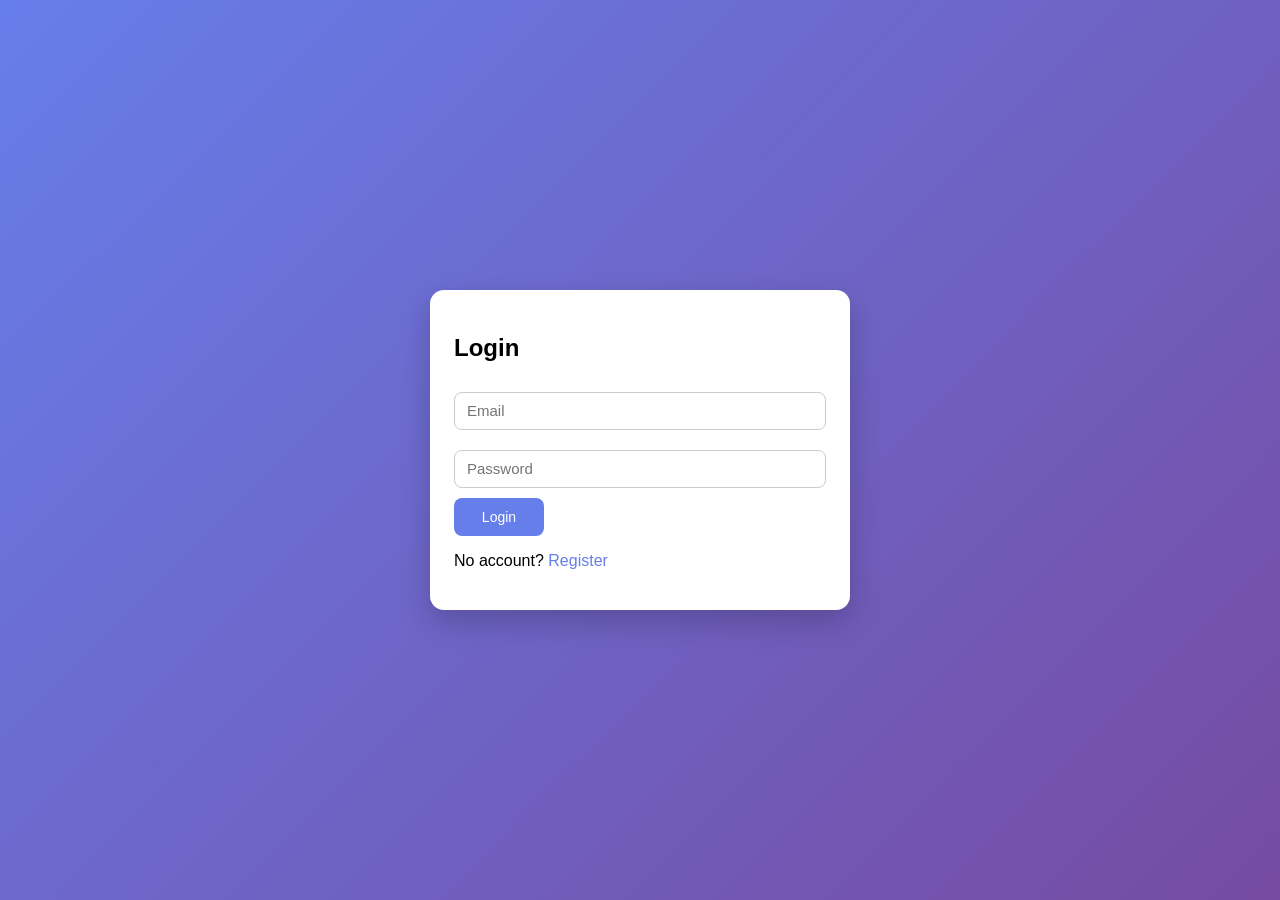
<file: index.html>
<!DOCTYPE html>
<html>
<head>
  <title>Login</title>
  <link rel="stylesheet" href="/static/style.css">
</head>
<body>

<div class="card">
  <h2>Login</h2>

  <input id="email" type="email" placeholder="Email">
  <input id="password" type="password" placeholder="Password">

  <button onclick="login()">Login</button>

  <p>
    No account?
    <a href="/static/register.html">Register</a>
  </p>

  <p id="authMessage"></p>
</div>

<script src="/static/app.js"></script>
</body>
</html>
</file>
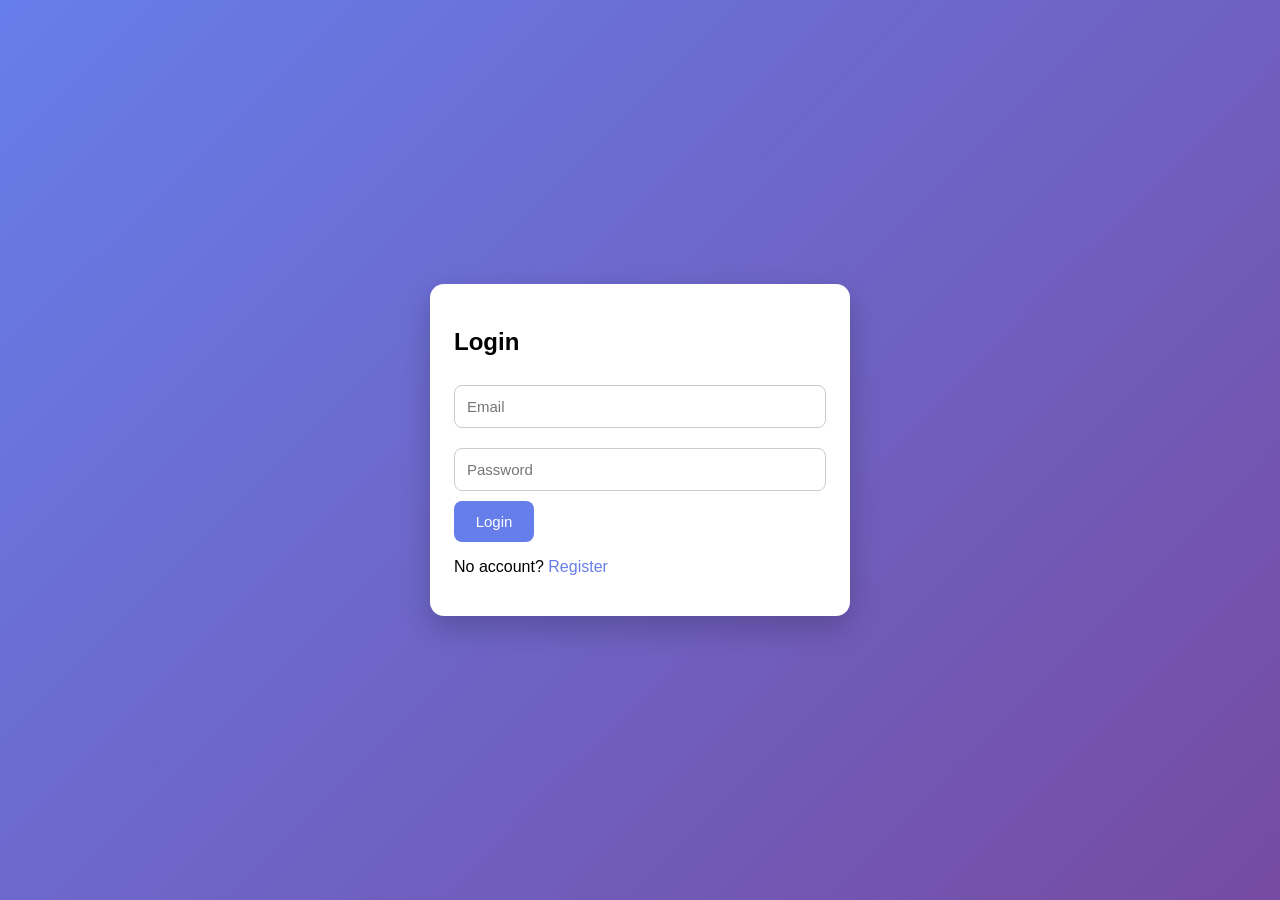
<file: frontend/index.html>
<!DOCTYPE html>
<html>
<head>
  <title>Login</title>
  <link rel="stylesheet" href="style.css">
</head>
<body>

<div class="card">
  <h2>Login</h2>

  <input id="email" type="email" placeholder="Email">
  <input id="password" type="password" placeholder="Password">

  <button onclick="login()">Login</button>

  <p>
    No account?
    <a href="register.html">Register</a>
  </p>

  <p id="authMessage"></p>
</div>

<script src="app.js"></script>
</body>
</html>
</file>
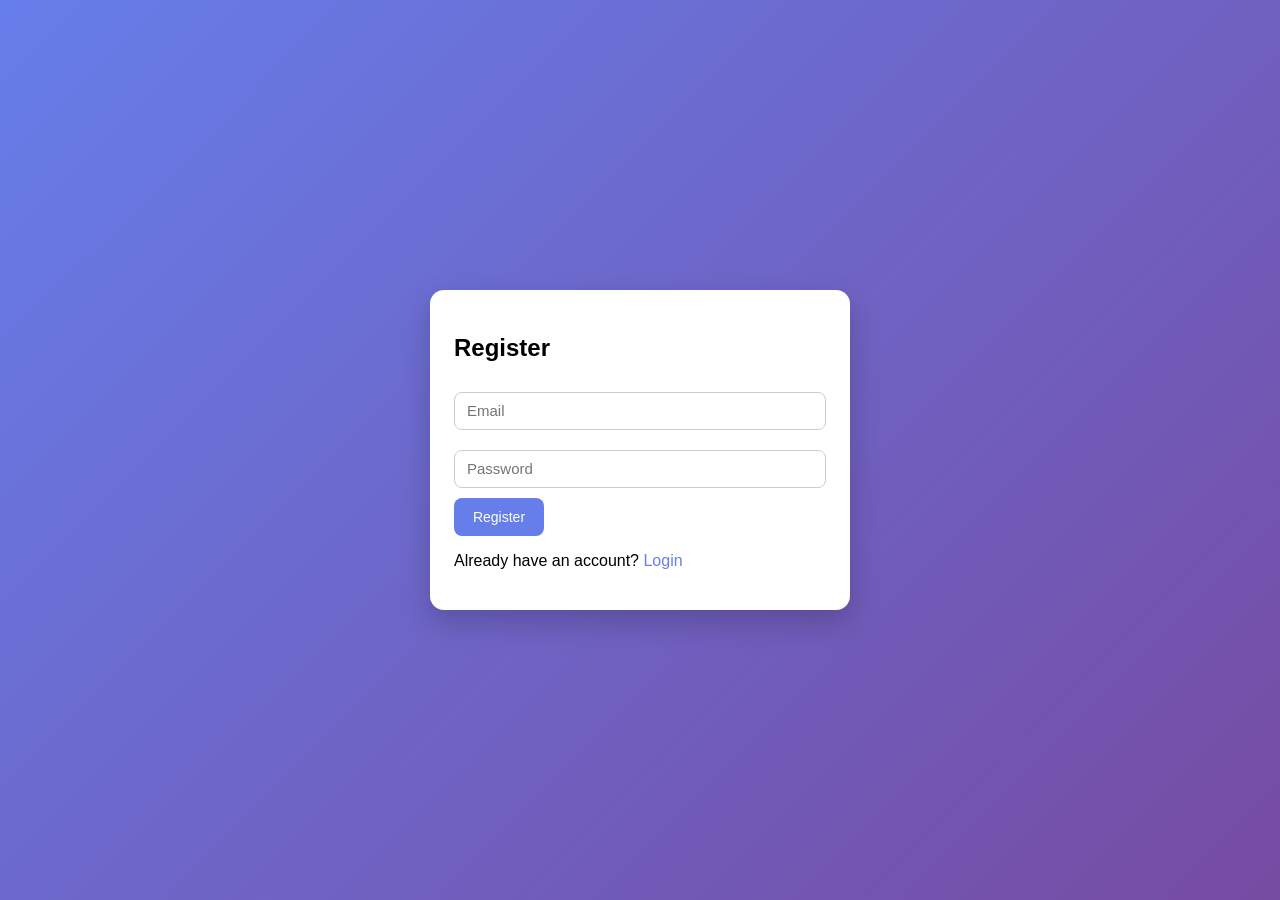
<file: frontend/register.html>
<!DOCTYPE html>
<html>
<head>
  <title>Register</title>
  <link rel="stylesheet" href="/static/style.css">
</head>
<body>

<div class="card">
  <h2>Register</h2>

  <input id="email" type="email" placeholder="Email">
  <input id="password" type="password" placeholder="Password">

  <button onclick="register()">Register</button>

  <p>
    Already have an account?
    <a href="/">Login</a>
  </p>

  <p id="authMessage"></p>
</div>

<script src="/static/app.js"></script>
</body>
</html>
</file>
<file: static/style.css>
* {
  box-sizing: border-box;
  font-family: Arial, sans-serif;
}

body {
  margin: 0;
  min-height: 100vh;
  background: linear-gradient(135deg, #667eea, #764ba2);
  display: flex;
  align-items: center;
  justify-content: center;
}

/* CARD */
.card {
  background: white;
  width: 420px;
  max-width: 90%;
  padding: 24px;
  border-radius: 14px;
  box-shadow: 0 12px 30px rgba(0,0,0,0.2);
}

/* INPUTS */
input {
  width: 100%;
  padding: 12px;
  margin: 10px 0;
  border-radius: 8px;
  border: 1px solid #ccc;
  font-size: 15px;
  height: 38px;
}

/* BUTTONS */
button {
  padding: 6px 18px;        /* ↓ height, ↑ width */
  border: none;
  border-radius: 8px;
  background: #667eea;
  color: white;
  font-size: 14px;
  cursor: pointer;
  min-width: 90px;          /* makes buttons broader */
  height: 38px;             /* controls height precisely */
  transition: all 0.3s ease;
}


button:hover {
  background: #5568d9;
  transform: translateY(-2px);
  box-shadow: 0 4px 12px rgba(102, 126, 234, 0.4);
}

/* DELETE BUTTON */
.delete-btn {
  background: #dc3545;
  padding: 8px 12px;
  font-size: 12px;
  margin-left: auto;
  flex-shrink: 0;
  border-radius: 8px;
}

.delete-btn:hover {
  background: #c82333;
}

/* SEND BUTTON */

button[onclick="sendMessage()"] {
  min-width: 70px;
  height: 38px;
  padding: 5px 14px;
}


/* ROW */
.row {
  display: flex;
  gap: 10px;
  align-items: center;
}

.row input {
  flex: 1;
}

/* PROJECT LIST */
ul {
  list-style: none;
  padding: 0;
  margin-top: 15px;
}

.project-item {
  display: flex;
  align-items: center;
  justify-content: space-between;
  padding: 12px;
  cursor: pointer;
  border-bottom: 1px solid #eee;
  width: 100%;
  gap: 10px;
}

.project-item span {
  flex: 1;
  text-align: left;
}

/* CIRCLE */
.project-dot {
  display: inline-flex;
  align-items: center;
  justify-content: center;
  width: 12px;
  height: 12px;
  border-radius: 50%;
  background: white;
  border: 2px solid #667eea;
  flex-shrink: 0;
  flex-grow: 0;
  flex: 0 0 auto !important;
  cursor: pointer;
  box-sizing: border-box;
}

.project-dot.active {
  background: #667eea;
  border-color: #667eea;
}


/* CHAT */
.chat {
  margin-top: 15px;
  padding: 10px;
  height: 200px;
  overflow-y: auto;
  border: 1px solid #ddd;
  border-radius: 8px;
}

/* LINKS */
a {
  color: #667eea;
  text-decoration: none;
}

a:hover {
  text-decoration: underline;
}
</file>
<file: frontend/style.css>
* {
  box-sizing: border-box;
  font-family: Arial, sans-serif;
}

body {
  margin: 0;
  min-height: 100vh;
  background: linear-gradient(135deg, #667eea, #764ba2);
  display: flex;
  align-items: center;
  justify-content: center;
}

/* CARD */
.card {
  background: white;
  width: 420px;
  max-width: 90%;
  padding: 24px;
  border-radius: 14px;
  box-shadow: 0 12px 30px rgba(0,0,0,0.2);
}

/* INPUTS */
input {
  width: 100%;
  padding: 12px;
  margin: 10px 0;
  border-radius: 8px;
  border: 1px solid #ccc;
  font-size: 15px;
}

/* BUTTONS */
button {
  padding: 12px;
  border: none;
  border-radius: 8px;
  background: #667eea;
  color: white;
  font-size: 15px;
  cursor: pointer;
  min-width: 80px;
  transition: all 0.3s ease;
}

button:hover {
  background: #5568d9;
  transform: translateY(-2px);
  box-shadow: 0 4px 12px rgba(102, 126, 234, 0.4);
}

/* DELETE BUTTON */
.delete-btn {
  background: #dc3545;
  padding: 8px 12px;
  font-size: 12px;
  margin-left: auto;
}

.delete-btn:hover {
  background: #c82333;
}

/* ROW */
.row {
  display: flex;
  gap: 10px;
}

.row input {
  flex: 1;
}

/* PROJECT LIST */
ul {
  list-style: none;
  padding: 0;
  margin-top: 15px;
}

.project-item {
  display: flex;
  align-items: center;
  gap: 10px;
  padding: 12px;
  cursor: pointer;
  border-bottom: 1px solid #eee;
  width: 100%;
}

.project-item span {
  flex: 1;
}

/* CIRCLE */
.project-dot {
  width: 12px;
  height: 12px;
  border-radius: 50%;
  border: 2px solid #667eea;
}

.project-dot.active {
  background: #667eea;
}

/* CHAT */
.chat {
  margin-top: 15px;
  padding: 10px;
  height: 200px;
  overflow-y: auto;
  border: 1px solid #ddd;
  border-radius: 8px;
}

/* LINKS */
a {
  color: #667eea;
  text-decoration: none;
}

a:hover {
  text-decoration: underline;
}






.project-item {
  display: flex;
  align-items: center;
  justify-content: space-between;
  padding: 8px;
  border-bottom: 1px solid #eee;
  cursor: pointer;
}

.project-dot {
  width: 12px;
  height: 12px;
  border: 2px solid #5a6cff;
  border-radius: 50%;
}

.project-dot.active {
  background: #5a6cff;
}

.delete-btn {
  color: red;
  cursor: pointer;
  font-size: 13px;
  margin-left: auto; /* ✅ THIS LINE */
}
</file>
